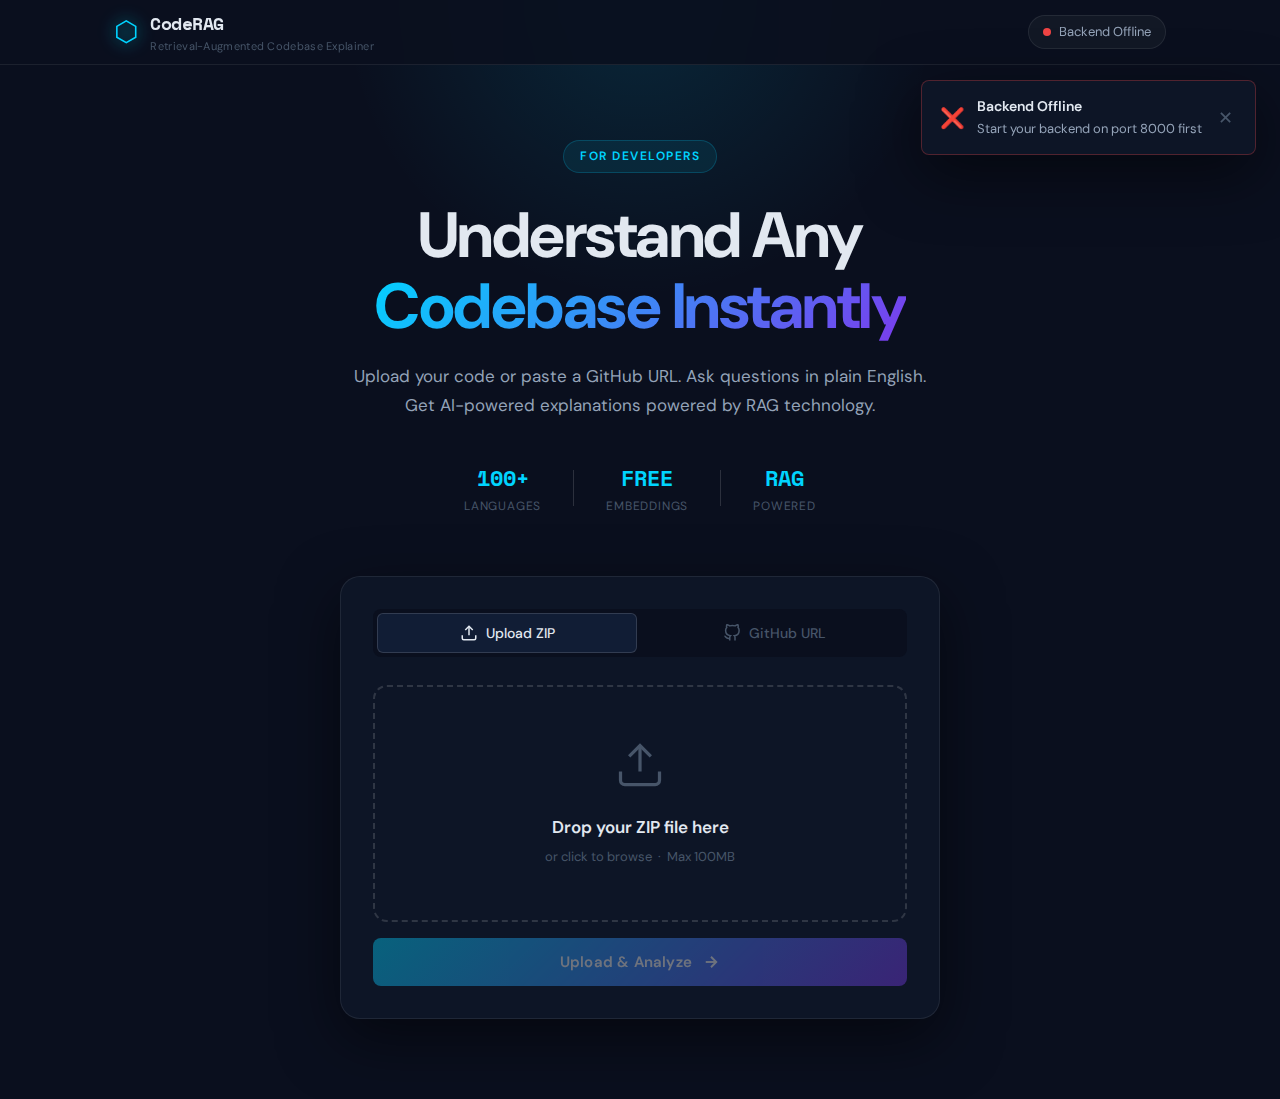
<file: frontend/index.html>
<!DOCTYPE html>
<html lang="en">
<head>
  <meta charset="UTF-8" />
  <meta name="viewport" content="width=device-width, initial-scale=1.0" />
  <title>CodeRAG — Codebase Explainer for Developers</title>
  <link rel="stylesheet" href="css/style.css" />
  <link rel="preconnect" href="https://fonts.googleapis.com">
  <link href="https://fonts.googleapis.com/css2?family=Space+Mono:wght@400;700&family=DM+Sans:wght@300;400;500;600;700&display=swap" rel="stylesheet">
</head>
<body>

  <!-- HEADER -->
  <header class="header">
    <div class="header-inner">
      <div class="logo">
        <span class="logo-icon">⬡</span>
        <div>
          <span class="logo-title">CodeRAG</span>
          <span class="logo-sub">Retrieval-Augmented Codebase Explainer</span>
        </div>
      </div>
      <div class="header-badge">
        <span class="badge-dot"></span>
        <span id="serverStatus">Connecting...</span>
      </div>
    </div>
  </header>

  <!-- HERO -->
  <section class="hero">
    <div class="hero-glow"></div>
    <div class="hero-inner">
      <div class="hero-tag">For Developers</div>
      <h1 class="hero-title">
        Understand Any<br>
        <span class="hero-highlight">Codebase Instantly</span>
      </h1>
      <p class="hero-desc">
        Upload your code or paste a GitHub URL. Ask questions in plain English.<br>
        Get AI-powered explanations powered by RAG technology.
      </p>
      <div class="hero-stats">
        <div class="stat"><span class="stat-num">100+</span><span class="stat-label">Languages</span></div>
        <div class="stat-divider"></div>
        <div class="stat"><span class="stat-num">FREE</span><span class="stat-label">Embeddings</span></div>
        <div class="stat-divider"></div>
        <div class="stat"><span class="stat-num">RAG</span><span class="stat-label">Powered</span></div>
      </div>
    </div>
  </section>

  <!-- UPLOAD SECTION -->
  <section class="upload-section">
    <div class="container">

      <!-- TABS -->
      <div class="tabs">
        <button class="tab active" data-tab="zip" onclick="switchTab('zip')">
          <svg width="18" height="18" viewBox="0 0 24 24" fill="none" stroke="currentColor" stroke-width="2"><path d="M21 15v4a2 2 0 0 1-2 2H5a2 2 0 0 1-2-2v-4"/><polyline points="17 8 12 3 7 8"/><line x1="12" y1="3" x2="12" y2="15"/></svg>
          Upload ZIP
        </button>
        <button class="tab" data-tab="github" onclick="switchTab('github')">
          <svg width="18" height="18" viewBox="0 0 24 24" fill="none" stroke="currentColor" stroke-width="2"><path d="M9 19c-5 1.5-5-2.5-7-3m14 6v-3.87a3.37 3.37 0 0 0-.94-2.61c3.14-.35 6.44-1.54 6.44-7A5.44 5.44 0 0 0 20 4.77 5.07 5.07 0 0 0 19.91 1S18.73.65 16 2.48a13.38 13.38 0 0 0-7 0C6.27.65 5.09 1 5.09 1A5.07 5.07 0 0 0 5 4.77a5.44 5.44 0 0 0-1.5 3.78c0 5.42 3.3 6.61 6.44 7A3.37 3.37 0 0 0 9 18.13V22"/></svg>
          GitHub URL
        </button>
      </div>

      <!-- ZIP TAB -->
      <div class="tab-panel active" id="tab-zip">
        <div class="drop-zone" id="dropZone" onclick="document.getElementById('fileInput').click()">
          <div class="drop-icon">
            <svg width="52" height="52" viewBox="0 0 24 24" fill="none" stroke="currentColor" stroke-width="1.5"><path d="M21 15v4a2 2 0 0 1-2 2H5a2 2 0 0 1-2-2v-4"/><polyline points="17 8 12 3 7 8"/><line x1="12" y1="3" x2="12" y2="15"/></svg>
          </div>
          <p class="drop-title">Drop your ZIP file here</p>
          <p class="drop-hint">or click to browse &nbsp;·&nbsp; Max 100MB</p>
          <input type="file" id="fileInput" accept=".zip" style="display:none" onchange="handleFileSelect(event)" />
        </div>
        <div class="selected-file" id="selectedFile" style="display:none">
          <span class="file-icon">📦</span>
          <span id="fileName">file.zip</span>
          <button class="file-remove" onclick="clearFile()">✕</button>
        </div>
        <button class="btn-primary" id="uploadBtn" onclick="uploadZip()" disabled>
          <span class="btn-text">Upload & Analyze</span>
          <svg width="18" height="18" viewBox="0 0 24 24" fill="none" stroke="currentColor" stroke-width="2.5"><line x1="5" y1="12" x2="19" y2="12"/><polyline points="12 5 19 12 12 19"/></svg>
        </button>
      </div>

      <!-- GITHUB TAB -->
      <div class="tab-panel" id="tab-github">
        <div class="form-group">
          <label class="form-label">Repository URL</label>
          <div class="input-wrap">
            <svg class="input-icon" width="18" height="18" viewBox="0 0 24 24" fill="none" stroke="currentColor" stroke-width="2"><path d="M9 19c-5 1.5-5-2.5-7-3m14 6v-3.87a3.37 3.37 0 0 0-.94-2.61c3.14-.35 6.44-1.54 6.44-7A5.44 5.44 0 0 0 20 4.77 5.07 5.07 0 0 0 19.91 1S18.73.65 16 2.48a13.38 13.38 0 0 0-7 0C6.27.65 5.09 1 5.09 1A5.07 5.07 0 0 0 5 4.77a5.44 5.44 0 0 0-1.5 3.78c0 5.42 3.3 6.61 6.44 7A3.37 3.37 0 0 0 9 18.13V22"/></svg>
            <input type="text" id="repoUrl" class="form-input" placeholder="https://github.com/username/repository" oninput="validateGithubInput()" />
          </div>
        </div>
        <div class="form-group">
          <label class="form-label">Branch <span class="optional">(optional)</span></label>
          <div class="input-wrap">
            <svg class="input-icon" width="18" height="18" viewBox="0 0 24 24" fill="none" stroke="currentColor" stroke-width="2"><line x1="6" y1="3" x2="6" y2="15"/><circle cx="18" cy="6" r="3"/><circle cx="6" cy="18" r="3"/><path d="M18 9a9 9 0 0 1-9 9"/></svg>
            <input type="text" id="branchName" class="form-input" placeholder="main" value="main" />
          </div>
        </div>
        <button class="btn-primary" id="githubBtn" onclick="uploadGithub()" disabled>
          <span class="btn-text">Clone & Analyze</span>
          <svg width="18" height="18" viewBox="0 0 24 24" fill="none" stroke="currentColor" stroke-width="2.5"><line x1="5" y1="12" x2="19" y2="12"/><polyline points="12 5 19 12 12 19"/></svg>
        </button>
      </div>

    </div>
  </section>

  <!-- PROGRESS OVERLAY -->
  <div class="overlay" id="progressOverlay" style="display:none">
    <div class="progress-card">
      <div class="progress-spinner"></div>
      <h3 class="progress-title" id="progressTitle">Uploading...</h3>
      <p class="progress-sub" id="progressSub">Please wait while we process your codebase</p>
      <div class="progress-bar-wrap">
        <div class="progress-bar" id="progressBar"></div>
      </div>
      <div class="progress-steps">
        <div class="step" id="step1">
          <span class="step-dot active"></span>
          <span>Uploading</span>
        </div>
        <div class="step" id="step2">
          <span class="step-dot"></span>
          <span>Parsing</span>
        </div>
        <div class="step" id="step3">
          <span class="step-dot"></span>
          <span>Indexing</span>
        </div>
        <div class="step" id="step4">
          <span class="step-dot"></span>
          <span>Ready</span>
        </div>
      </div>
    </div>
  </div>

  <!-- TOAST -->
  <div class="toast-container" id="toastContainer"></div>

  <script src="js/api.js"></script>
  <script src="js/upload.js"></script>
  <script src="js/main.js"></script>
</body>
</html>
</file>
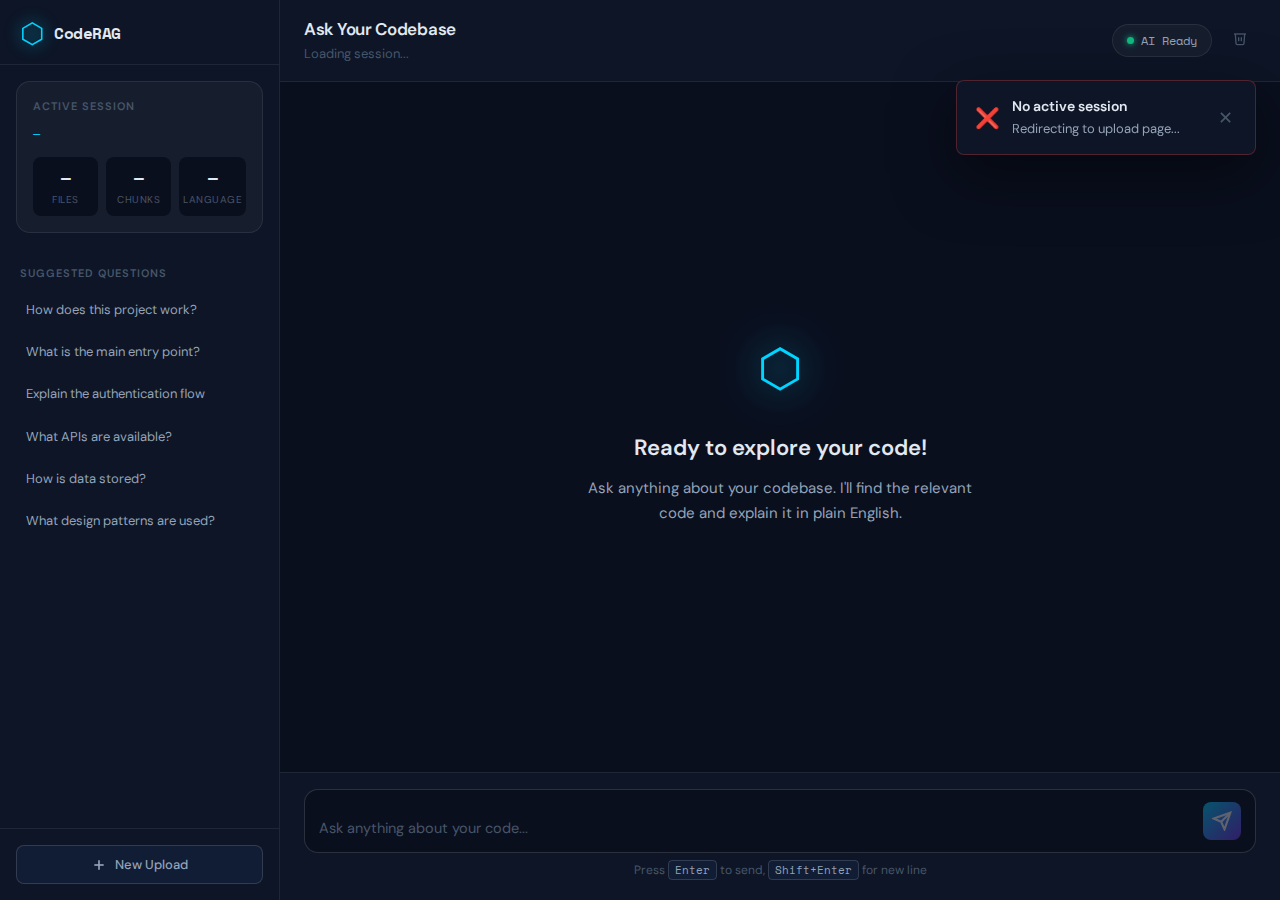
<file: frontend/chat.html>
<!DOCTYPE html>
<html lang="en">
<head>
  <meta charset="UTF-8" />
  <meta name="viewport" content="width=device-width, initial-scale=1.0" />
  <title>CodeRAG — Ask Your Code</title>
  <link rel="stylesheet" href="css/style.css" />
  <link rel="stylesheet" href="css/chat.css" />
  <link rel="preconnect" href="https://fonts.googleapis.com">
  <link href="https://fonts.googleapis.com/css2?family=Space+Mono:wght@400;700&family=DM+Sans:wght@300;400;500;600;700&display=swap" rel="stylesheet">
</head>
<body class="chat-page">

  <!-- SIDEBAR -->
  <aside class="sidebar">
    <div class="sidebar-header">
      <div class="logo">
        <span class="logo-icon">⬡</span>
        <span class="logo-title">CodeRAG</span>
      </div>
    </div>

    <!-- SESSION INFO -->
    <div class="session-card">
      <div class="session-label">Active Session</div>
      <div class="session-id" id="sidebarSessionId">—</div>
      <div class="session-stats">
        <div class="session-stat">
          <span class="sstat-val" id="sidebarFiles">—</span>
          <span class="sstat-key">Files</span>
        </div>
        <div class="session-stat">
          <span class="sstat-val" id="sidebarChunks">—</span>
          <span class="sstat-key">Chunks</span>
        </div>
        <div class="session-stat">
          <span class="sstat-val" id="sidebarLang">—</span>
          <span class="sstat-key">Language</span>
        </div>
      </div>
    </div>

    <!-- SUGGESTIONS -->
    <div class="suggestions-label">Suggested Questions</div>
    <div class="suggestions" id="suggestionList">
      <button class="suggestion" onclick="askSuggestion(this)">How does this project work?</button>
      <button class="suggestion" onclick="askSuggestion(this)">What is the main entry point?</button>
      <button class="suggestion" onclick="askSuggestion(this)">Explain the authentication flow</button>
      <button class="suggestion" onclick="askSuggestion(this)">What APIs are available?</button>
      <button class="suggestion" onclick="askSuggestion(this)">How is data stored?</button>
      <button class="suggestion" onclick="askSuggestion(this)">What design patterns are used?</button>
    </div>

    <div class="sidebar-footer">
      <button class="btn-new-upload" onclick="newUpload()">
        <svg width="16" height="16" viewBox="0 0 24 24" fill="none" stroke="currentColor" stroke-width="2.5"><line x1="12" y1="5" x2="12" y2="19"/><line x1="5" y1="12" x2="19" y2="12"/></svg>
        New Upload
      </button>
    </div>
  </aside>

  <!-- MAIN CHAT AREA -->
  <main class="chat-main">

    <!-- CHAT HEADER -->
    <div class="chat-header">
      <div class="chat-header-left">
        <button class="sidebar-toggle" onclick="toggleSidebar()">
          <svg width="20" height="20" viewBox="0 0 24 24" fill="none" stroke="currentColor" stroke-width="2"><line x1="3" y1="6" x2="21" y2="6"/><line x1="3" y1="12" x2="21" y2="12"/><line x1="3" y1="18" x2="21" y2="18"/></svg>
        </button>
        <div>
          <h2 class="chat-title">Ask Your Codebase</h2>
          <p class="chat-subtitle" id="chatSubtitle">Loading session...</p>
        </div>
      </div>
      <div class="chat-header-right">
        <div class="model-badge" id="modelBadge">
          <span class="model-dot"></span>
          <span id="modelName">AI Ready</span>
        </div>
        <button class="btn-clear" onclick="clearChat()" title="Clear chat">
          <svg width="16" height="16" viewBox="0 0 24 24" fill="none" stroke="currentColor" stroke-width="2"><polyline points="3 6 5 6 21 6"/><path d="M19 6l-1 14a2 2 0 0 1-2 2H8a2 2 0 0 1-2-2L5 6"/><path d="M10 11v6"/><path d="M14 11v6"/></svg>
        </button>
      </div>
    </div>

    <!-- MESSAGES -->
    <div class="messages-area" id="messagesArea">
      <!-- Welcome message -->
      <div class="welcome-msg" id="welcomeMsg">
        <div class="welcome-icon">⬡</div>
        <h3>Ready to explore your code!</h3>
        <p>Ask anything about your codebase. I'll find the relevant code and explain it in plain English.</p>
      </div>
    </div>

    <!-- CHAT INPUT -->
    <div class="chat-input-area">
      <div class="chat-input-wrap">
        <textarea
          id="chatInput"
          class="chat-input"
          placeholder="Ask anything about your code..."
          rows="1"
          onkeydown="handleInputKeydown(event)"
          oninput="autoResize(this)"
        ></textarea>
        <button class="send-btn" id="sendBtn" onclick="sendMessage()" disabled>
          <svg width="20" height="20" viewBox="0 0 24 24" fill="none" stroke="currentColor" stroke-width="2.5"><line x1="22" y1="2" x2="11" y2="13"/><polygon points="22 2 15 22 11 13 2 9 22 2"/></svg>
        </button>
      </div>
      <p class="input-hint">Press <kbd>Enter</kbd> to send, <kbd>Shift+Enter</kbd> for new line</p>
    </div>

  </main>

  <!-- TOAST -->
  <div class="toast-container" id="toastContainer"></div>

  <script src="js/api.js"></script>
  <script src="js/chat.js"></script>
</body>
</html>
</file>
<file: frontend/css/style.css>
/* ===========================
   CSS VARIABLES
=========================== */
:root {
  --bg:         #0a0f1e;
  --bg2:        #0d1526;
  --bg3:        #111d35;
  --border:     rgba(255,255,255,0.08);
  --border2:    rgba(255,255,255,0.14);
  --accent:     #00d4ff;
  --accent2:    #7c3aed;
  --accent3:    #10b981;
  --text:       #e2e8f0;
  --text2:      #94a3b8;
  --text3:      #475569;
  --danger:     #ef4444;
  --warning:    #f59e0b;
  --card-bg:    rgba(255,255,255,0.04);
  --card-border:rgba(255,255,255,0.08);
  --shadow:     0 20px 60px rgba(0,0,0,0.5);
  --radius:     14px;
  --radius-sm:  8px;
  --font:       'DM Sans', system-ui, sans-serif;
  --font-mono:  'Space Mono', monospace;
}

/* ===========================
   RESET & BASE
=========================== */
*, *::before, *::after { box-sizing: border-box; margin: 0; padding: 0; }

body {
  background: var(--bg);
  color: var(--text);
  font-family: var(--font);
  font-size: 15px;
  line-height: 1.6;
  min-height: 100vh;
  overflow-x: hidden;
}

a { color: var(--accent); text-decoration: none; }

button { cursor: pointer; border: none; background: none; font-family: var(--font); }

input, textarea {
  font-family: var(--font);
  font-size: 15px;
  outline: none;
  border: none;
}

/* ===========================
   HEADER
=========================== */
.header {
  position: fixed;
  top: 0; left: 0; right: 0;
  z-index: 100;
  background: rgba(10,15,30,0.9);
  backdrop-filter: blur(20px);
  border-bottom: 1px solid var(--border);
}

.header-inner {
  max-width: 1100px;
  margin: 0 auto;
  padding: 0 24px;
  height: 64px;
  display: flex;
  align-items: center;
  justify-content: space-between;
}

.logo {
  display: flex;
  align-items: center;
  gap: 12px;
}

.logo-icon {
  font-size: 28px;
  color: var(--accent);
  line-height: 1;
  filter: drop-shadow(0 0 8px var(--accent));
}

.logo-title {
  display: block;
  font-family: var(--font-mono);
  font-size: 18px;
  font-weight: 700;
  color: var(--text);
  letter-spacing: -0.5px;
}

.logo-sub {
  display: block;
  font-size: 11px;
  color: var(--text3);
  letter-spacing: 0.3px;
}

.header-badge {
  display: flex;
  align-items: center;
  gap: 8px;
  background: var(--card-bg);
  border: 1px solid var(--card-border);
  border-radius: 100px;
  padding: 6px 14px;
  font-size: 13px;
  color: var(--text2);
}

.badge-dot {
  width: 8px;
  height: 8px;
  border-radius: 50%;
  background: var(--text3);
  transition: background 0.3s;
}

.badge-dot.online { background: var(--accent3); box-shadow: 0 0 8px var(--accent3); }
.badge-dot.offline { background: var(--danger); }

/* ===========================
   HERO
=========================== */
.hero {
  position: relative;
  padding: 140px 24px 60px;
  text-align: center;
  overflow: hidden;
}

.hero-glow {
  position: absolute;
  top: 0; left: 50%;
  transform: translateX(-50%);
  width: 600px;
  height: 300px;
  background: radial-gradient(ellipse at top, rgba(0,212,255,0.12) 0%, transparent 70%);
  pointer-events: none;
}

.hero-inner {
  position: relative;
  max-width: 700px;
  margin: 0 auto;
}

.hero-tag {
  display: inline-flex;
  align-items: center;
  gap: 8px;
  background: rgba(0,212,255,0.08);
  border: 1px solid rgba(0,212,255,0.2);
  color: var(--accent);
  font-size: 12px;
  font-weight: 600;
  letter-spacing: 1.5px;
  text-transform: uppercase;
  padding: 6px 16px;
  border-radius: 100px;
  margin-bottom: 28px;
}

.hero-title {
  font-size: clamp(36px, 6vw, 64px);
  font-weight: 700;
  line-height: 1.1;
  letter-spacing: -1.5px;
  color: var(--text);
  margin-bottom: 20px;
}

.hero-highlight {
  background: linear-gradient(135deg, var(--accent) 0%, var(--accent2) 100%);
  -webkit-background-clip: text;
  -webkit-text-fill-color: transparent;
  background-clip: text;
}

.hero-desc {
  font-size: 17px;
  color: var(--text2);
  line-height: 1.7;
  margin-bottom: 40px;
}

.hero-stats {
  display: flex;
  align-items: center;
  justify-content: center;
  gap: 0;
}

.stat {
  display: flex;
  flex-direction: column;
  align-items: center;
  padding: 0 32px;
}

.stat-num {
  font-family: var(--font-mono);
  font-size: 22px;
  font-weight: 700;
  color: var(--accent);
}

.stat-label {
  font-size: 12px;
  color: var(--text3);
  text-transform: uppercase;
  letter-spacing: 0.8px;
  margin-top: 2px;
}

.stat-divider {
  width: 1px;
  height: 36px;
  background: var(--border2);
}

/* ===========================
   UPLOAD SECTION
=========================== */
.upload-section { padding: 0 24px 80px; }

.container {
  max-width: 600px;
  margin: 0 auto;
  background: var(--bg2);
  border: 1px solid var(--border);
  border-radius: 20px;
  padding: 32px;
  box-shadow: var(--shadow);
}

/* TABS */
.tabs {
  display: flex;
  gap: 8px;
  margin-bottom: 28px;
  background: var(--bg);
  border-radius: var(--radius-sm);
  padding: 4px;
}

.tab {
  flex: 1;
  display: flex;
  align-items: center;
  justify-content: center;
  gap: 8px;
  padding: 10px 16px;
  border-radius: 6px;
  font-size: 14px;
  font-weight: 500;
  color: var(--text3);
  transition: all 0.2s;
}

.tab:hover { color: var(--text2); }

.tab.active {
  background: var(--bg3);
  color: var(--text);
  border: 1px solid var(--border2);
}

/* TAB PANELS */
.tab-panel { display: none; }
.tab-panel.active { display: block; }

/* DROP ZONE */
.drop-zone {
  border: 2px dashed var(--border2);
  border-radius: var(--radius);
  padding: 52px 32px;
  text-align: center;
  cursor: pointer;
  transition: all 0.2s;
  margin-bottom: 16px;
}

.drop-zone:hover,
.drop-zone.drag-over {
  border-color: var(--accent);
  background: rgba(0,212,255,0.04);
}

.drop-icon {
  color: var(--text3);
  margin-bottom: 16px;
  transition: color 0.2s;
}

.drop-zone:hover .drop-icon,
.drop-zone.drag-over .drop-icon { color: var(--accent); }

.drop-title {
  font-size: 17px;
  font-weight: 600;
  color: var(--text);
  margin-bottom: 6px;
}

.drop-hint {
  font-size: 13px;
  color: var(--text3);
}

/* SELECTED FILE */
.selected-file {
  display: flex;
  align-items: center;
  gap: 10px;
  background: rgba(16,185,129,0.08);
  border: 1px solid rgba(16,185,129,0.2);
  border-radius: var(--radius-sm);
  padding: 12px 16px;
  margin-bottom: 16px;
  font-size: 14px;
  color: var(--text);
}

.file-icon { font-size: 20px; }

.selected-file span:nth-child(2) {
  flex: 1;
  overflow: hidden;
  text-overflow: ellipsis;
  white-space: nowrap;
  font-family: var(--font-mono);
  font-size: 13px;
}

.file-remove {
  color: var(--text3);
  font-size: 16px;
  width: 24px;
  height: 24px;
  display: flex;
  align-items: center;
  justify-content: center;
  border-radius: 50%;
  transition: all 0.2s;
}

.file-remove:hover { background: rgba(239,68,68,0.15); color: var(--danger); }

/* FORM */
.form-group { margin-bottom: 18px; }

.form-label {
  display: block;
  font-size: 13px;
  font-weight: 500;
  color: var(--text2);
  margin-bottom: 8px;
  letter-spacing: 0.3px;
}

.optional { color: var(--text3); font-weight: 400; }

.input-wrap {
  position: relative;
  display: flex;
  align-items: center;
}

.input-icon {
  position: absolute;
  left: 14px;
  color: var(--text3);
  pointer-events: none;
}

.form-input {
  width: 100%;
  background: var(--bg);
  border: 1px solid var(--border2);
  border-radius: var(--radius-sm);
  padding: 12px 14px 12px 44px;
  color: var(--text);
  font-size: 14px;
  transition: border-color 0.2s;
}

.form-input::placeholder { color: var(--text3); }

.form-input:focus {
  border-color: var(--accent);
  box-shadow: 0 0 0 3px rgba(0,212,255,0.1);
}

/* BUTTONS */
.btn-primary {
  width: 100%;
  display: flex;
  align-items: center;
  justify-content: center;
  gap: 10px;
  padding: 14px 28px;
  background: linear-gradient(135deg, var(--accent) 0%, var(--accent2) 100%);
  color: #fff;
  font-size: 15px;
  font-weight: 600;
  border-radius: var(--radius-sm);
  transition: all 0.2s;
  letter-spacing: 0.2px;
}

.btn-primary:hover:not(:disabled) {
  transform: translateY(-1px);
  box-shadow: 0 8px 30px rgba(0,212,255,0.3);
}

.btn-primary:disabled {
  opacity: 0.4;
  cursor: not-allowed;
}

/* ===========================
   PROGRESS OVERLAY
=========================== */
.overlay {
  position: fixed;
  inset: 0;
  background: rgba(10,15,30,0.85);
  backdrop-filter: blur(8px);
  z-index: 200;
  display: flex;
  align-items: center;
  justify-content: center;
}

.progress-card {
  background: var(--bg2);
  border: 1px solid var(--border2);
  border-radius: 20px;
  padding: 48px 40px;
  text-align: center;
  width: 90%;
  max-width: 420px;
  box-shadow: var(--shadow);
}

.progress-spinner {
  width: 56px;
  height: 56px;
  border: 3px solid var(--border2);
  border-top-color: var(--accent);
  border-radius: 50%;
  animation: spin 0.8s linear infinite;
  margin: 0 auto 24px;
}

@keyframes spin { to { transform: rotate(360deg); } }

.progress-title {
  font-size: 20px;
  font-weight: 600;
  color: var(--text);
  margin-bottom: 8px;
}

.progress-sub {
  font-size: 14px;
  color: var(--text2);
  margin-bottom: 24px;
}

.progress-bar-wrap {
  background: var(--bg);
  border-radius: 100px;
  height: 4px;
  overflow: hidden;
  margin-bottom: 24px;
}

.progress-bar {
  height: 100%;
  background: linear-gradient(90deg, var(--accent), var(--accent2));
  border-radius: 100px;
  width: 0%;
  transition: width 0.4s ease;
  animation: progressPulse 1.5s ease-in-out infinite;
}

@keyframes progressPulse {
  0%, 100% { opacity: 1; }
  50% { opacity: 0.6; }
}

.progress-steps {
  display: flex;
  justify-content: center;
  gap: 24px;
}

.step {
  display: flex;
  flex-direction: column;
  align-items: center;
  gap: 6px;
  font-size: 12px;
  color: var(--text3);
}

.step-dot {
  width: 10px;
  height: 10px;
  border-radius: 50%;
  background: var(--border2);
  transition: all 0.3s;
}

.step-dot.active {
  background: var(--accent);
  box-shadow: 0 0 10px var(--accent);
}

.step-dot.done {
  background: var(--accent3);
  box-shadow: 0 0 10px var(--accent3);
}

/* ===========================
   TOAST
=========================== */
.toast-container {
  position: fixed;
  top: 80px;
  right: 24px;
  z-index: 300;
  display: flex;
  flex-direction: column;
  gap: 10px;
}

.toast {
  display: flex;
  align-items: center;
  gap: 12px;
  background: var(--bg2);
  border: 1px solid var(--border2);
  border-radius: var(--radius-sm);
  padding: 14px 18px;
  min-width: 300px;
  max-width: 420px;
  box-shadow: var(--shadow);
  animation: slideIn 0.3s ease;
}

@keyframes slideIn {
  from { transform: translateX(100%); opacity: 0; }
  to { transform: translateX(0); opacity: 1; }
}

.toast.hide {
  animation: slideOut 0.3s ease forwards;
}

@keyframes slideOut {
  to { transform: translateX(100%); opacity: 0; }
}

.toast-icon { font-size: 20px; flex-shrink: 0; }

.toast-body { flex: 1; }

.toast-title {
  font-size: 14px;
  font-weight: 600;
  color: var(--text);
  margin-bottom: 2px;
}

.toast-msg {
  font-size: 13px;
  color: var(--text2);
}

.toast-close {
  color: var(--text3);
  font-size: 18px;
  line-height: 1;
  padding: 4px;
}

.toast-close:hover { color: var(--text); }

.toast.success { border-color: rgba(16,185,129,0.3); }
.toast.error   { border-color: rgba(239,68,68,0.3); }
.toast.warning { border-color: rgba(245,158,11,0.3); }

/* ===========================
   RESPONSIVE
=========================== */
@media (max-width: 640px) {
  .hero { padding: 120px 16px 40px; }
  .hero-title { font-size: 36px; }
  .hero-desc { font-size: 15px; }
  .upload-section { padding: 0 16px 60px; }
  .container { padding: 24px 20px; }
  .stat { padding: 0 20px; }
}
</file>
<file: frontend/css/chat.css>
/* ===========================
   CHAT PAGE LAYOUT
=========================== */
body.chat-page {
  display: flex;
  height: 100vh;
  overflow: hidden;
}

/* ===========================
   SIDEBAR
=========================== */
.sidebar {
  width: 280px;
  flex-shrink: 0;
  background: var(--bg2);
  border-right: 1px solid var(--border);
  display: flex;
  flex-direction: column;
  height: 100vh;
  overflow-y: auto;
  transition: transform 0.3s ease;
}

.sidebar-header {
  padding: 20px 20px 16px;
  border-bottom: 1px solid var(--border);
}

.sidebar .logo { gap: 10px; }
.sidebar .logo-title { font-size: 16px; }

/* SESSION CARD */
.session-card {
  margin: 16px;
  background: var(--card-bg);
  border: 1px solid var(--card-border);
  border-radius: var(--radius);
  padding: 16px;
}

.session-label {
  font-size: 11px;
  font-weight: 600;
  letter-spacing: 1px;
  text-transform: uppercase;
  color: var(--text3);
  margin-bottom: 8px;
}

.session-id {
  font-family: var(--font-mono);
  font-size: 12px;
  color: var(--accent);
  margin-bottom: 14px;
  word-break: break-all;
}

.session-stats {
  display: grid;
  grid-template-columns: repeat(3, 1fr);
  gap: 8px;
}

.session-stat {
  display: flex;
  flex-direction: column;
  align-items: center;
  background: var(--bg);
  border-radius: var(--radius-sm);
  padding: 8px 4px;
}

.sstat-val {
  font-family: var(--font-mono);
  font-size: 16px;
  font-weight: 700;
  color: var(--text);
}

.sstat-key {
  font-size: 10px;
  color: var(--text3);
  text-transform: uppercase;
  letter-spacing: 0.5px;
  margin-top: 2px;
}

/* SUGGESTIONS */
.suggestions-label {
  font-size: 11px;
  font-weight: 600;
  letter-spacing: 1px;
  text-transform: uppercase;
  color: var(--text3);
  padding: 16px 20px 8px;
}

.suggestions { padding: 0 12px; }

.suggestion {
  display: block;
  width: 100%;
  text-align: left;
  padding: 10px 14px;
  border-radius: var(--radius-sm);
  font-size: 13px;
  color: var(--text2);
  transition: all 0.15s;
  margin-bottom: 4px;
  line-height: 1.4;
}

.suggestion:hover {
  background: var(--bg3);
  color: var(--text);
  transform: translateX(3px);
}

/* SIDEBAR FOOTER */
.sidebar-footer {
  margin-top: auto;
  padding: 16px;
  border-top: 1px solid var(--border);
}

.btn-new-upload {
  display: flex;
  align-items: center;
  justify-content: center;
  gap: 8px;
  width: 100%;
  padding: 10px 16px;
  background: var(--bg3);
  border: 1px solid var(--border2);
  border-radius: var(--radius-sm);
  font-size: 13px;
  font-weight: 500;
  color: var(--text2);
  transition: all 0.2s;
}

.btn-new-upload:hover {
  background: rgba(0,212,255,0.08);
  border-color: rgba(0,212,255,0.3);
  color: var(--accent);
}

/* ===========================
   CHAT MAIN
=========================== */
.chat-main {
  flex: 1;
  display: flex;
  flex-direction: column;
  height: 100vh;
  overflow: hidden;
  background: var(--bg);
}

/* CHAT HEADER */
.chat-header {
  display: flex;
  align-items: center;
  justify-content: space-between;
  padding: 16px 24px;
  background: var(--bg2);
  border-bottom: 1px solid var(--border);
  flex-shrink: 0;
}

.chat-header-left { display: flex; align-items: center; gap: 14px; }
.chat-header-right { display: flex; align-items: center; gap: 12px; }

.sidebar-toggle {
  display: none;
  color: var(--text2);
  padding: 8px;
  border-radius: var(--radius-sm);
  transition: all 0.2s;
}

.sidebar-toggle:hover {
  background: var(--bg3);
  color: var(--text);
}

.chat-title {
  font-size: 17px;
  font-weight: 600;
  color: var(--text);
  letter-spacing: -0.3px;
}

.chat-subtitle {
  font-size: 13px;
  color: var(--text3);
  margin-top: 1px;
}

.model-badge {
  display: flex;
  align-items: center;
  gap: 7px;
  background: var(--card-bg);
  border: 1px solid var(--card-border);
  border-radius: 100px;
  padding: 6px 14px;
  font-size: 12px;
  color: var(--text2);
  font-family: var(--font-mono);
}

.model-dot {
  width: 7px;
  height: 7px;
  border-radius: 50%;
  background: var(--accent3);
  box-shadow: 0 0 6px var(--accent3);
}

.btn-clear {
  padding: 8px;
  border-radius: var(--radius-sm);
  color: var(--text3);
  transition: all 0.2s;
}

.btn-clear:hover {
  background: rgba(239,68,68,0.1);
  color: var(--danger);
}

/* ===========================
   MESSAGES AREA
=========================== */
.messages-area {
  flex: 1;
  overflow-y: auto;
  padding: 24px;
  display: flex;
  flex-direction: column;
  gap: 20px;
  scroll-behavior: smooth;
}

.messages-area::-webkit-scrollbar { width: 4px; }
.messages-area::-webkit-scrollbar-track { background: transparent; }
.messages-area::-webkit-scrollbar-thumb { background: var(--border2); border-radius: 100px; }

/* WELCOME */
.welcome-msg {
  display: flex;
  flex-direction: column;
  align-items: center;
  justify-content: center;
  text-align: center;
  flex: 1;
  padding: 60px 20px;
  animation: fadeIn 0.5s ease;
}

@keyframes fadeIn {
  from { opacity: 0; transform: translateY(10px); }
  to { opacity: 1; transform: translateY(0); }
}

.welcome-icon {
  font-size: 52px;
  color: var(--accent);
  margin-bottom: 20px;
  filter: drop-shadow(0 0 20px var(--accent));
}

.welcome-msg h3 {
  font-size: 22px;
  font-weight: 600;
  color: var(--text);
  margin-bottom: 10px;
}

.welcome-msg p {
  font-size: 15px;
  color: var(--text2);
  max-width: 400px;
  line-height: 1.7;
}

/* MESSAGE BUBBLES */
.message {
  display: flex;
  gap: 12px;
  animation: msgIn 0.3s ease;
  max-width: 85%;
}

@keyframes msgIn {
  from { opacity: 0; transform: translateY(8px); }
  to { opacity: 1; transform: translateY(0); }
}

.message.user {
  flex-direction: row-reverse;
  align-self: flex-end;
}

.message.assistant { align-self: flex-start; }

.msg-avatar {
  width: 34px;
  height: 34px;
  border-radius: 50%;
  flex-shrink: 0;
  display: flex;
  align-items: center;
  justify-content: center;
  font-size: 16px;
  font-weight: 700;
  margin-top: 2px;
}

.message.user .msg-avatar {
  background: linear-gradient(135deg, var(--accent), var(--accent2));
  font-size: 13px;
  color: #fff;
}

.message.assistant .msg-avatar {
  background: var(--bg3);
  border: 1px solid var(--border2);
  font-size: 18px;
}

.msg-content { flex: 1; min-width: 0; }

.msg-bubble {
  padding: 14px 18px;
  border-radius: 14px;
  font-size: 14.5px;
  line-height: 1.65;
}

.message.user .msg-bubble {
  background: linear-gradient(135deg, rgba(0,212,255,0.15), rgba(124,58,237,0.15));
  border: 1px solid rgba(0,212,255,0.2);
  border-radius: 14px 2px 14px 14px;
  color: var(--text);
}

.message.assistant .msg-bubble {
  background: var(--bg2);
  border: 1px solid var(--border);
  border-radius: 2px 14px 14px 14px;
  color: var(--text);
}

.message.error .msg-bubble {
  background: rgba(239,68,68,0.08);
  border: 1px solid rgba(239,68,68,0.2);
  color: #fca5a5;
}

.msg-time {
  font-size: 11px;
  color: var(--text3);
  margin-top: 4px;
  padding: 0 4px;
}

.message.user .msg-time { text-align: right; }

/* CODE BLOCK */
.code-block {
  margin-top: 12px;
  border-radius: var(--radius-sm);
  overflow: hidden;
  border: 1px solid var(--border2);
}

.code-header {
  display: flex;
  align-items: center;
  justify-content: space-between;
  background: #1a1f2e;
  padding: 8px 14px;
}

.code-file {
  font-family: var(--font-mono);
  font-size: 12px;
  color: var(--text2);
}

.code-lang {
  font-size: 11px;
  color: var(--accent);
  background: rgba(0,212,255,0.08);
  border: 1px solid rgba(0,212,255,0.15);
  padding: 2px 8px;
  border-radius: 4px;
  font-family: var(--font-mono);
}

.copy-btn {
  display: flex;
  align-items: center;
  gap: 5px;
  font-size: 12px;
  color: var(--text3);
  padding: 4px 8px;
  border-radius: 4px;
  transition: all 0.15s;
}

.copy-btn:hover { background: var(--bg3); color: var(--text2); }
.copy-btn.copied { color: var(--accent3); }

.code-body {
  background: #0f1219;
  padding: 16px;
  overflow-x: auto;
  font-family: var(--font-mono);
  font-size: 13px;
  line-height: 1.6;
  color: #e2e8f0;
}

.code-body::-webkit-scrollbar { height: 4px; }
.code-body::-webkit-scrollbar-thumb { background: var(--border2); border-radius: 100px; }

/* RELEVANT FILES */
.relevant-files {
  margin-top: 10px;
  display: flex;
  flex-wrap: wrap;
  gap: 6px;
}

.rel-file {
  display: flex;
  align-items: center;
  gap: 5px;
  font-family: var(--font-mono);
  font-size: 11px;
  color: var(--text3);
  background: var(--bg3);
  border: 1px solid var(--border);
  border-radius: 4px;
  padding: 3px 8px;
}

/* TYPING INDICATOR */
.typing-indicator {
  display: flex;
  align-items: center;
  gap: 12px;
  animation: msgIn 0.3s ease;
}

.typing-dots {
  display: flex;
  gap: 5px;
  padding: 14px 18px;
  background: var(--bg2);
  border: 1px solid var(--border);
  border-radius: 2px 14px 14px 14px;
}

.typing-dots span {
  width: 8px;
  height: 8px;
  background: var(--text3);
  border-radius: 50%;
  animation: typingBounce 1.2s ease-in-out infinite;
}

.typing-dots span:nth-child(2) { animation-delay: 0.2s; }
.typing-dots span:nth-child(3) { animation-delay: 0.4s; }

@keyframes typingBounce {
  0%, 60%, 100% { transform: translateY(0); background: var(--text3); }
  30% { transform: translateY(-8px); background: var(--accent); }
}

/* ===========================
   CHAT INPUT
=========================== */
.chat-input-area {
  padding: 16px 24px 20px;
  background: var(--bg2);
  border-top: 1px solid var(--border);
  flex-shrink: 0;
}

.chat-input-wrap {
  display: flex;
  align-items: flex-end;
  gap: 10px;
  background: var(--bg);
  border: 1px solid var(--border2);
  border-radius: var(--radius);
  padding: 12px 14px;
  transition: border-color 0.2s;
}

.chat-input-wrap:focus-within {
  border-color: var(--accent);
  box-shadow: 0 0 0 3px rgba(0,212,255,0.08);
}

.chat-input {
  flex: 1;
  background: none;
  color: var(--text);
  font-size: 14.5px;
  line-height: 1.6;
  resize: none;
  max-height: 160px;
  overflow-y: auto;
  padding: 0;
}

.chat-input::placeholder { color: var(--text3); }

.chat-input::-webkit-scrollbar { width: 3px; }
.chat-input::-webkit-scrollbar-thumb { background: var(--border2); }

.send-btn {
  width: 38px;
  height: 38px;
  flex-shrink: 0;
  display: flex;
  align-items: center;
  justify-content: center;
  background: linear-gradient(135deg, var(--accent), var(--accent2));
  border-radius: 8px;
  color: #fff;
  transition: all 0.2s;
}

.send-btn:hover:not(:disabled) {
  transform: translateY(-1px);
  box-shadow: 0 4px 15px rgba(0,212,255,0.4);
}

.send-btn:disabled {
  opacity: 0.35;
  cursor: not-allowed;
}

.input-hint {
  text-align: center;
  font-size: 12px;
  color: var(--text3);
  margin-top: 8px;
}

.input-hint kbd {
  background: var(--bg3);
  border: 1px solid var(--border2);
  border-radius: 4px;
  padding: 1px 6px;
  font-family: var(--font-mono);
  font-size: 11px;
  color: var(--text2);
}

/* ===========================
   MARKDOWN RENDERING
=========================== */
.msg-bubble p { margin-bottom: 8px; }
.msg-bubble p:last-child { margin-bottom: 0; }
.msg-bubble strong { color: var(--text); font-weight: 600; }
.msg-bubble em { font-style: italic; color: var(--text2); }
.msg-bubble code {
  font-family: var(--font-mono);
  font-size: 13px;
  background: var(--bg3);
  border: 1px solid var(--border);
  padding: 2px 6px;
  border-radius: 4px;
  color: var(--accent);
}
.msg-bubble ul, .msg-bubble ol {
  padding-left: 18px;
  margin-bottom: 8px;
}
.msg-bubble li { margin-bottom: 4px; }
.msg-bubble h1, .msg-bubble h2, .msg-bubble h3 {
  color: var(--text);
  font-weight: 600;
  margin-bottom: 8px;
  margin-top: 12px;
}
.msg-bubble hr {
  border: none;
  border-top: 1px solid var(--border);
  margin: 12px 0;
}
.msg-bubble blockquote {
  border-left: 3px solid var(--accent);
  padding-left: 12px;
  color: var(--text2);
  margin: 8px 0;
}

/* ===========================
   RESPONSIVE
=========================== */
@media (max-width: 768px) {
  .sidebar {
    position: fixed;
    left: -280px;
    z-index: 150;
  }
  .sidebar.open { transform: translateX(280px); }
  .sidebar-toggle { display: flex; }
  .message { max-width: 95%; }
  .messages-area { padding: 16px; }
  .chat-input-area { padding: 12px 16px 16px; }
}

/* ===========================
   IMPROVEMENTS - New Elements
=========================== */

/* Message bubble wrapper (holds bubble + copy btn) */
.msg-bubble-wrap {
  position: relative;
  display: inline-flex;
  align-items: flex-start;
  gap: 6px;
  max-width: 100%;
}

.message.user .msg-bubble-wrap {
  flex-direction: row-reverse;
}

/* Copy full response button */
.copy-response-btn {
  opacity: 0;
  flex-shrink: 0;
  margin-top: 8px;
  padding: 5px;
  background: var(--bg3);
  border: 1px solid var(--border);
  border-radius: 6px;
  color: var(--text3);
  transition: all 0.15s;
}

.msg-content:hover .copy-response-btn {
  opacity: 1;
}

.copy-response-btn:hover {
  background: var(--bg2);
  color: var(--text2);
  border-color: var(--border2);
}

/* Response metadata footer */
.msg-meta {
  display: flex;
  align-items: center;
  gap: 6px;
  margin-top: 6px;
  padding: 0 4px;
  flex-wrap: wrap;
}

.msg-meta span {
  font-size: 11px;
  color: var(--text3);
}

.meta-dot {
  font-size: 10px;
  color: var(--border2) !important;
}

/* Improved code block copy btn */
.copy-btn.copied {
  color: var(--accent3);
}

/* Ensure msg-bubble takes full width for assistant */
.message.assistant .msg-bubble {
  width: 100%;
  max-width: 100%;
}

.message.assistant .msg-bubble-wrap {
  width: 100%;
}
</file>
